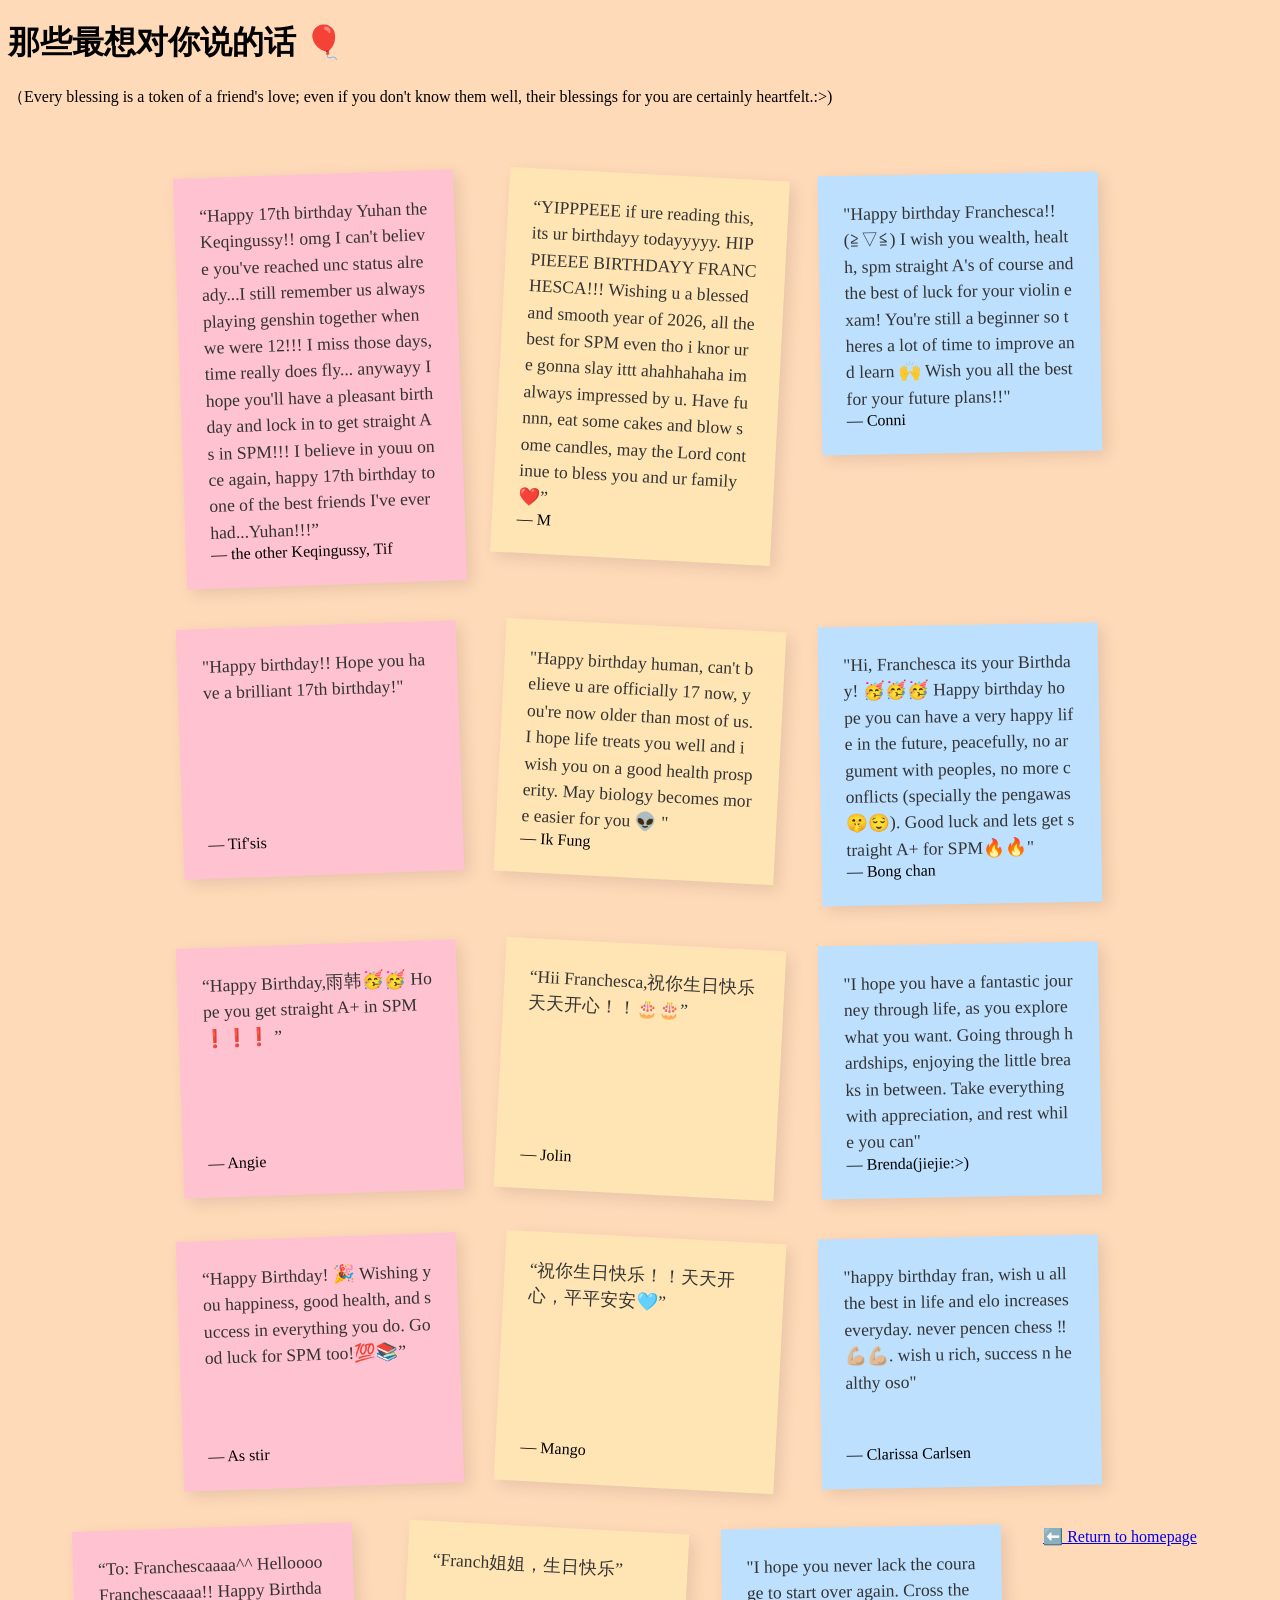
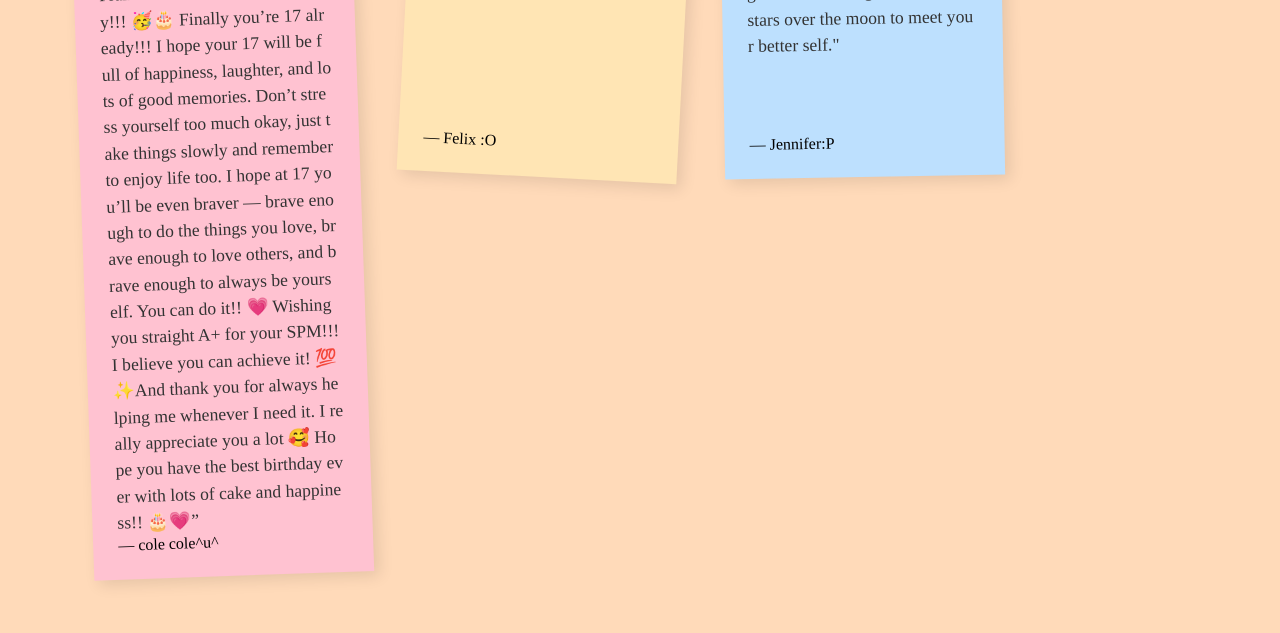
<file: friends.html>
<!DOCTYPE html>
<html lang="zh-CN">
<head>
    <meta charset="UTF-8">
    <meta name="viewport" content="width=device-width, initial-scale=1.0">
    <title>Blessings from your friends ❤️</title>
    <link rel="stylesheet" href="friends.css">
</head>
<body class="friends-page">
    <div class="wall-header">
        <h1>那些最想对你说的话 🎈</h1>
        <p>（Every blessing is a token of a friend's love; even if you don't know them well, their blessings for you are certainly heartfelt.:>)</p>
    </div>

    <div class="message-wall">
        <div class="sticky-note color-1">
            <div class="note-text">“Happy 17th birthday Yuhan the Keqingussy!! omg I can't believe you've reached unc status already...I still remember us always playing genshin together when we were 12!!! I miss those days, time really does fly...
            anywayy I hope you'll have a pleasant birthday and lock in to get straight As in SPM!!! I believe in youu 
            once again, happy 17th birthday to one of the best friends I've ever had...Yuhan!!!”</div>
            <div class="note-sender">— the other Keqingussy, Tif</div>
        </div>

        <div class="sticky-note color-2">
            <div class="note-text">“YIPPPEEE if ure reading this, its ur birthdayy todayyyyy. HIPPIEEEE BIRTHDAYY FRANCHESCA!!! Wishing u a blessed and smooth year of 2026, all the best for SPM even tho i knor ure gonna slay ittt ahahhahaha im always impressed by u. Have funnn, eat some cakes and blow some candles, may the Lord continue to bless you and ur family ❤️”</div>
            <div class="note-sender">— M</div>
        </div>

        <div class="sticky-note color-3">
            <div class="note-text">"Happy birthday Franchesca!! (⁠≧⁠▽⁠≦⁠) I wish you wealth, health, spm straight A's of course and the best of luck for your violin exam! You're still a beginner so theres a lot of time to improve and learn 🙌 Wish you all the best for your future plans!!"</div>
            <div class="note-sender">— Conni</div>
        </div>

        <div class="sticky-note color-1">
            <div class="note-text">"Happy birthday!! Hope you have a brilliant 17th birthday!"</div>
            <div class="note-sender">— Tif'sis</div>
        </div>

        <div class="sticky-note color-2">
            <div class="note-text">"Happy birthday human, can't believe u are officially 17 now, you're now older than most of us. I hope life treats you well and i wish you on a good health prosperity. May biology becomes more easier for you 👽 "</div>
            <div class="note-sender">— Ik Fung</div>
        </div>
   
            <div class="sticky-note color-3">
            <div class="note-text">"Hi, Franchesca its your Birthday! 🥳🥳🥳
            Happy birthday hope you can have a very happy life in the future, peacefully, no argument with peoples, no more conflicts (specially the pengawas🤫😌). Good luck and lets get straight A+ for SPM🔥🔥"
            </div>
            <div class="note-sender">— Bong chan</div>

            </div>

            <div class="sticky-note color-1">
            <div class="note-text">“Happy Birthday,雨韩🥳🥳 Hope you get straight A+ in SPM❗❗❗ ”</div>
            <div class="note-sender">— Angie </div>
            </div>

            <div class="sticky-note color-2">
            <div class="note-text">“Hii Franchesca,祝你生日快乐 天天开心！！🎂🎂”</div>
            <div class="note-sender">— Jolin </div>
            </div>

            <div class="sticky-note color-3">
            <div class="note-text">"I hope you have a fantastic journey through life, as you explore what you want. Going through hardships, enjoying the little breaks in between. Take everything with appreciation, and rest while you can"</div>
            <div class="note-sender">— Brenda(jiejie:>)</div>
            </div>

            <div class="sticky-note color-1">
            <div class="note-text">“Happy Birthday! 🎉
            Wishing you happiness, good health, and success in everything you do. 
            Good luck for SPM too!💯📚”</div>
            <div class="note-sender">— As stir </div>
            </div>

            <div class="sticky-note color-2">
            <div class="note-text">“祝你生日快乐！！天天开心，平平安安🩵”</div>
            <div class="note-sender">— Mango</div>
            </div>

            <div class="sticky-note color-3">
            <div class="note-text">"happy birthday fran, wish u all the best in life and elo increases everyday. never pencen chess ‼️💪🏼💪🏼. wish u rich, success n healthy oso"</div>
            <div class="note-sender">— Clarissa Carlsen</div>
            </div>

            <div class="sticky-note color-1">
            <div class="note-text">“To: Franchescaaaa^^
            Helloooo Franchescaaaa!! Happy Birthday!!! 🥳🎂 Finally you’re 17 already!!! I hope your 17 will be full of happiness, laughter, and lots of good memories. Don’t stress yourself too much okay, just take things slowly and remember to enjoy life too.
            I hope at 17 you’ll be even braver — brave enough to do the things you love, brave enough to love others, and brave enough to always be yourself. You can do it!! 💗
            Wishing you straight A+ for your SPM!!! I believe you can achieve it! 💯✨And thank you for always helping me whenever I need it. I really appreciate you a lot 🥰 Hope you have the best birthday ever with lots of cake and happiness!! 🎂💗”</div>
            <div class="note-sender">— cole cole^u^</div>
            </div>

            <div class="sticky-note color-2">
            <div class="note-text">“Franch姐姐，生日快乐”</div>
            <div class="note-sender">— Felix :O</div>
            </div>

            <div class="sticky-note color-3">
            <div class="note-text">"I hope you never lack the courage to start over again. Cross the stars over the moon to meet your better self."</div>
            <div class="note-sender">— Jennifer:P</div>
            </div>



    <div class="bottom-nav">
        <a href="index.html" class="back-home">⬅️ Return to homepage</a>
    </div>
</body>
</html>
</file>
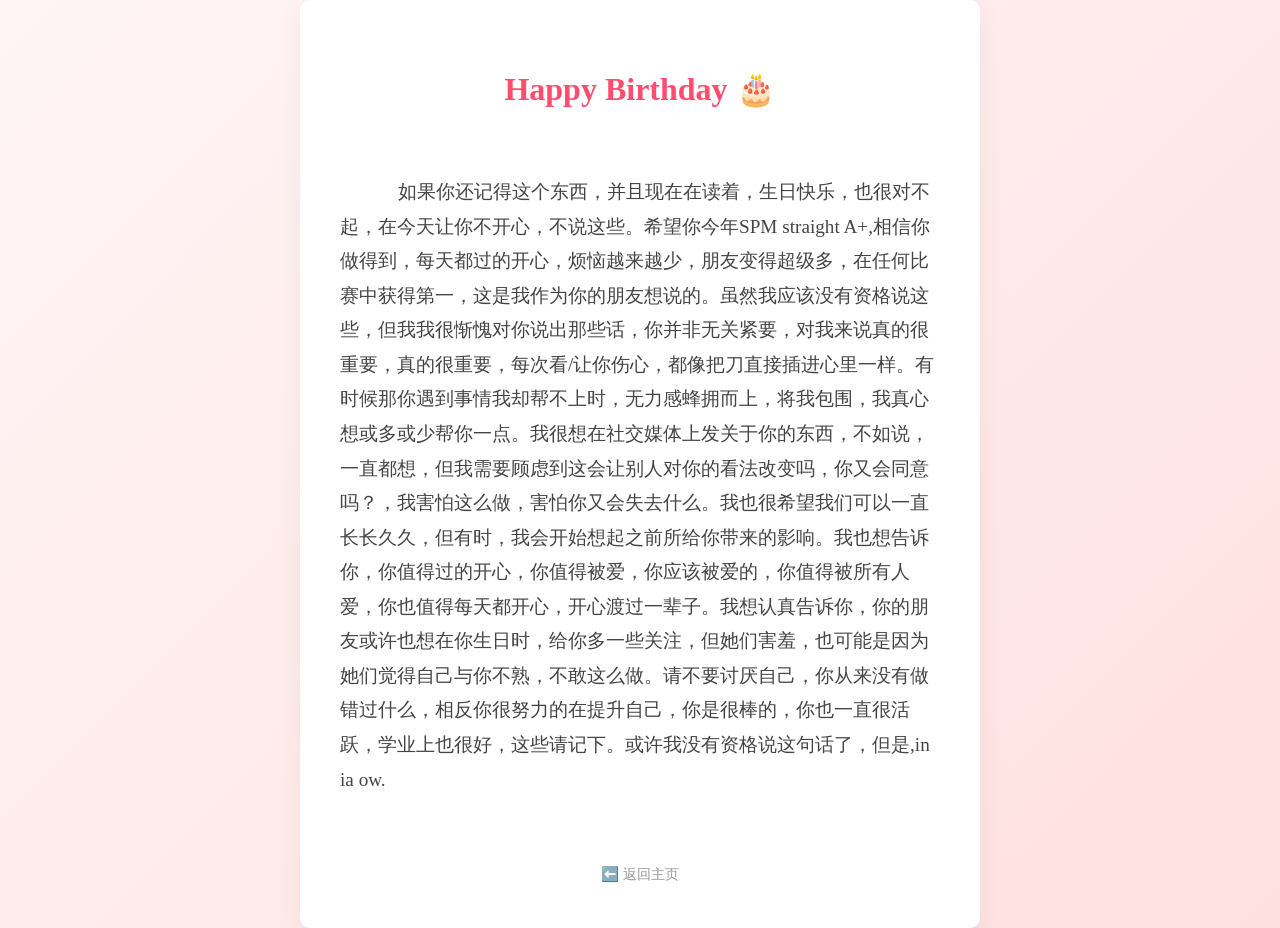
<file: love.html>
<!DOCTYPE html>
<html lang="zh-CN">
<head>
    <meta charset="UTF-8">
    <title>想对你说的话</title>
    <style>
        body {
            background: linear-gradient(135deg, #fff5f5 0%, #ffe0e0 100%); /* 温暖粉色渐变 */
            display: flex;
            justify-content: center;
            align-items: center;
            min-height: 100vh;
            margin: 0;
            font-family: "Kaiti", "STKaiti", serif;
        }
        .letter-container {
            background: white;
            padding: 40px;
            width: 80%;
            max-width: 600px;
            box-shadow: 0 10px 30px rgba(0,0,0,0.05);
            border-radius: 10px;
            line-height: 1.8;
            position: relative;
        }
        h1 { color: #ff4d6d; text-align: center; }
        .content { font-size: 1.2rem; color: #444; white-space: pre-wrap; }
        .back-btn { display: block; text-align: center; margin-top: 30px; color: #999; text-decoration: none; font-size: 0.9rem; }
    </style>
</head>
<body>
    <div class="letter-container">
        <h1>Happy Birthday 🎂</h1>
        <div class="content">
            如果你还记得这个东西，并且现在在读着，生日快乐，也很对不起，在今天让你不开心，不说这些。希望你今年SPM straight A+,相信你做得到，每天都过的开心，烦恼越来越少，朋友变得超级多，在任何比赛中获得第一，这是我作为你的朋友想说的。虽然我应该没有资格说这些，但我我很惭愧对你说出那些话，你并非无关紧要，对我来说真的很重要，真的很重要，每次看/让你伤心，都像把刀直接插进心里一样。有时候那你遇到事情我却帮不上时，无力感蜂拥而上，将我包围，我真心想或多或少帮你一点。我很想在社交媒体上发关于你的东西，不如说，一直都想，但我需要顾虑到这会让别人对你的看法改变吗，你又会同意吗？，我害怕这么做，害怕你又会失去什么。我也很希望我们可以一直长长久久，但有时，我会开始想起之前所给你带来的影响。我也想告诉你，你值得过的开心，你值得被爱，你应该被爱的，你值得被所有人爱，你也值得每天都开心，开心渡过一辈子。我想认真告诉你，你的朋友或许也想在你生日时，给你多一些关注，但她们害羞，也可能是因为她们觉得自己与你不熟，不敢这么做。请不要讨厌自己，你从来没有做错过什么，相反你很努力的在提升自己，你是很棒的，你也一直很活跃，学业上也很好，这些请记下。或许我没有资格说这句话了，但是,in ia ow.
        </div>
        <a href="index.html" class="back-btn">⬅️ 返回主页</a>
    </div>
</body>
</html>
</file>
<file: friends.css>
/* 1. 修正容器：确保 margin 语法正确 */
.message-wall {
    display: flex;
    flex-wrap: wrap;           /* 核心：换行 */
    justify-content: center;
    gap: 40px;
    padding: 50px 20px;
    width: 100%;
    margin: 0 auto;            /* 修正了冒号！ */
    align-items: flex-start;
    max-width: 1200px;
    box-sizing: border-box; 
}

/* 2. 修正卡片：强制不收缩 */
.sticky-note {
    position: relative;
    width: 280px;              /* 宽度写死 */
    min-height: 250px;         /* 高度写死 */
    flex: 0 0 280px;           /* 终极绝招：禁止增长、禁止收缩、基础宽度280px */
    padding: 25px;
    box-shadow: 5px 5px 15px rgba(0,0,0,0.1);
    box-sizing: border-box;
    display: flex;
    flex-direction: column;
    justify-content: space-between;
    transition: transform 0.3s ease, box-shadow 0.3s ease;
    cursor: pointer;
    background-color: white;   /* 兜底色 */
    
    /* 强制文字换行 */
    word-wrap: break-word;
    word-break: break-all;
    white-space: normal;
}

/* 3. 旋转逻辑：用变量更稳妥 */
.color-1 { background: #ffc2d1 !important; transform: rotate(-2deg); }
.color-2 { background: #ffe5b4 !important; transform: rotate(3deg); }
.color-3 { background: #bde0fe !important; transform: rotate(-1deg); }
.color-4 { background: #caffbf !important; transform: rotate(2deg); }

/* 4. 悬停效果：提高优先级 */
.sticky-note:hover {
    transform: scale(1.1) rotate(0deg) !important;
    z-index: 100;
    box-shadow: 10px 10px 25px rgba(0,0,0,0.2);
}

/* 5. 文字溢出控制 */
.note-text {
    font-family: "Kaiti", "STKaiti", "楷体", serif;
    font-size: 1.1rem;
    line-height: 1.5;
    color: #333;
    flex-grow: 1;
    overflow: hidden; /* 防止文字万一真的太长导致卡片变形 */
}
.friends-page {
    background-color: peachpuff; /* 极浅的粉色 */
    /* 或者试试以下颜色：
       #f0f7ff (浅蓝)
       #f6fff8 (浅绿)
       #ffffff (纯白) 
    */
    background-image: none;    /* 这一行可以去掉之前的点状底纹 */
}
</file>
